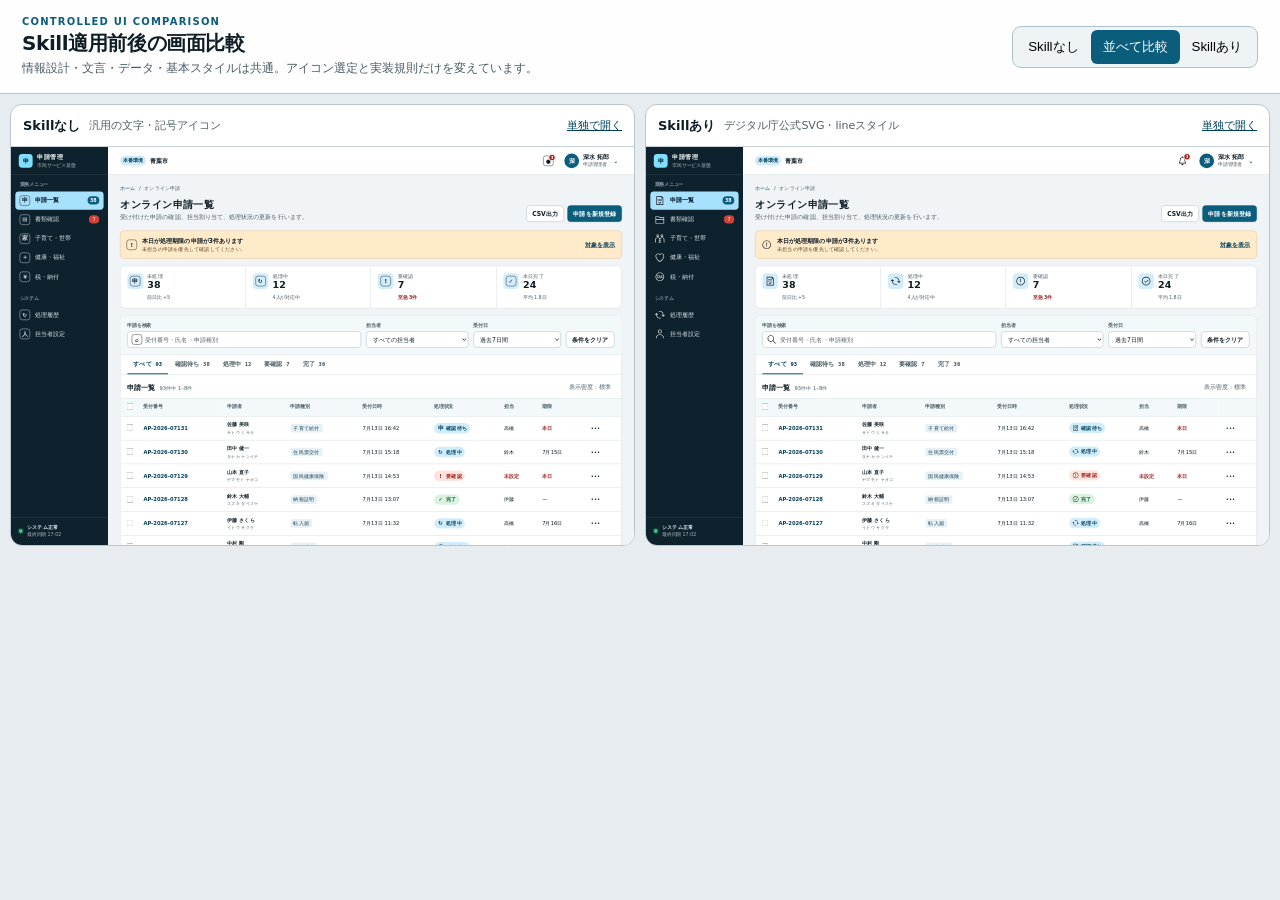
<file: evaluation/admin-dashboard-comparison/index.html>
<!doctype html>
<html lang="ja">
  <head>
    <meta charset="UTF-8">
    <meta name="viewport" content="width=device-width, initial-scale=1.0">
    <title>Skill適用前後の画面比較</title>
    <link rel="stylesheet" href="comparison.css">
  </head>
  <body>
    <header class="comparison-header">
      <div>
        <p>CONTROLLED UI COMPARISON</p>
        <h1>Skill適用前後の画面比較</h1>
        <span>情報設計・文言・データ・基本スタイルは共通。アイコン選定と実装規則だけを変えています。</span>
      </div>
      <div class="view-controls" role="group" aria-label="比較表示">
        <button type="button" data-view="baseline">Skillなし</button>
        <button type="button" data-view="split" aria-pressed="true">並べて比較</button>
        <button type="button" data-view="skilled">Skillあり</button>
      </div>
    </header>

    <main class="comparison-grid is-split" id="comparison">
      <section class="comparison-pane baseline-pane">
        <div class="pane-heading"><strong>Skillなし</strong><span>汎用の文字・記号アイコン</span><a href="baseline/" target="_blank">単独で開く</a></div>
        <div class="frame-viewport"><iframe src="baseline/" title="Skillなしで作成した申請管理画面"></iframe></div>
      </section>
      <section class="comparison-pane skilled-pane">
        <div class="pane-heading"><strong>Skillあり</strong><span>デジタル庁公式SVG・lineスタイル</span><a href="skilled/" target="_blank">単独で開く</a></div>
        <div class="frame-viewport"><iframe src="skilled/" title="Skillを使用して作成した申請管理画面"></iframe></div>
      </section>
    </main>

    <script>
      const comparison = document.querySelector("#comparison");
      const buttons = [...document.querySelectorAll("[data-view]")];
      const resizeFrames = () => {
        document.querySelectorAll(".frame-viewport").forEach((viewport) => {
          const scale = Math.min(1, viewport.clientWidth / 1440);
          viewport.style.setProperty("--frame-scale", scale);
          viewport.style.height = `${920 * scale}px`;
        });
      };
      buttons.forEach((button) => button.addEventListener("click", () => {
        const view = button.dataset.view;
        comparison.className = `comparison-grid is-${view}`;
        buttons.forEach((item) => item.setAttribute("aria-pressed", String(item === button)));
        requestAnimationFrame(resizeFrames);
      }));
      new ResizeObserver(resizeFrames).observe(comparison);
      resizeFrames();
    </script>
  </body>
</html>
</file>
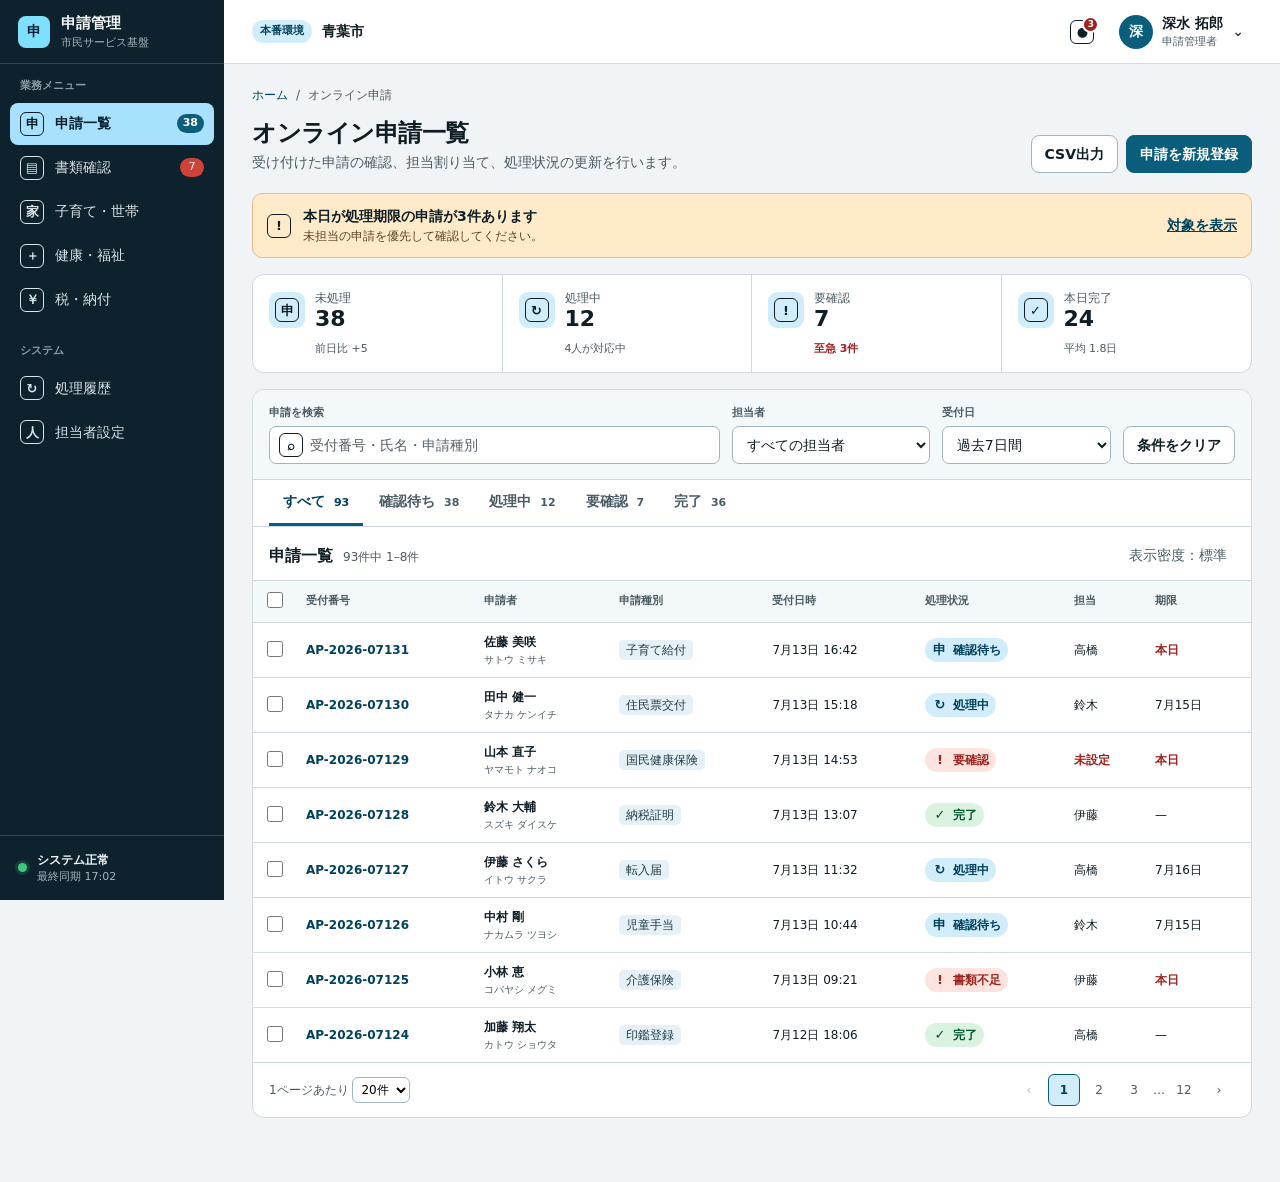
<file: evaluation/admin-dashboard-comparison/baseline/index.html>
<!doctype html>
<html lang="ja">
  <head>
    <meta charset="UTF-8">
    <meta name="viewport" content="width=device-width, initial-scale=1.0">
    <title>申請管理ダッシュボード — Skillなし</title>
    <link rel="stylesheet" href="../shared/dashboard.css">
  </head>
  <body data-variant="baseline">
    <div id="app"></div>
    <script src="../shared/dashboard.js"></script>
  </body>
</html>
</file>
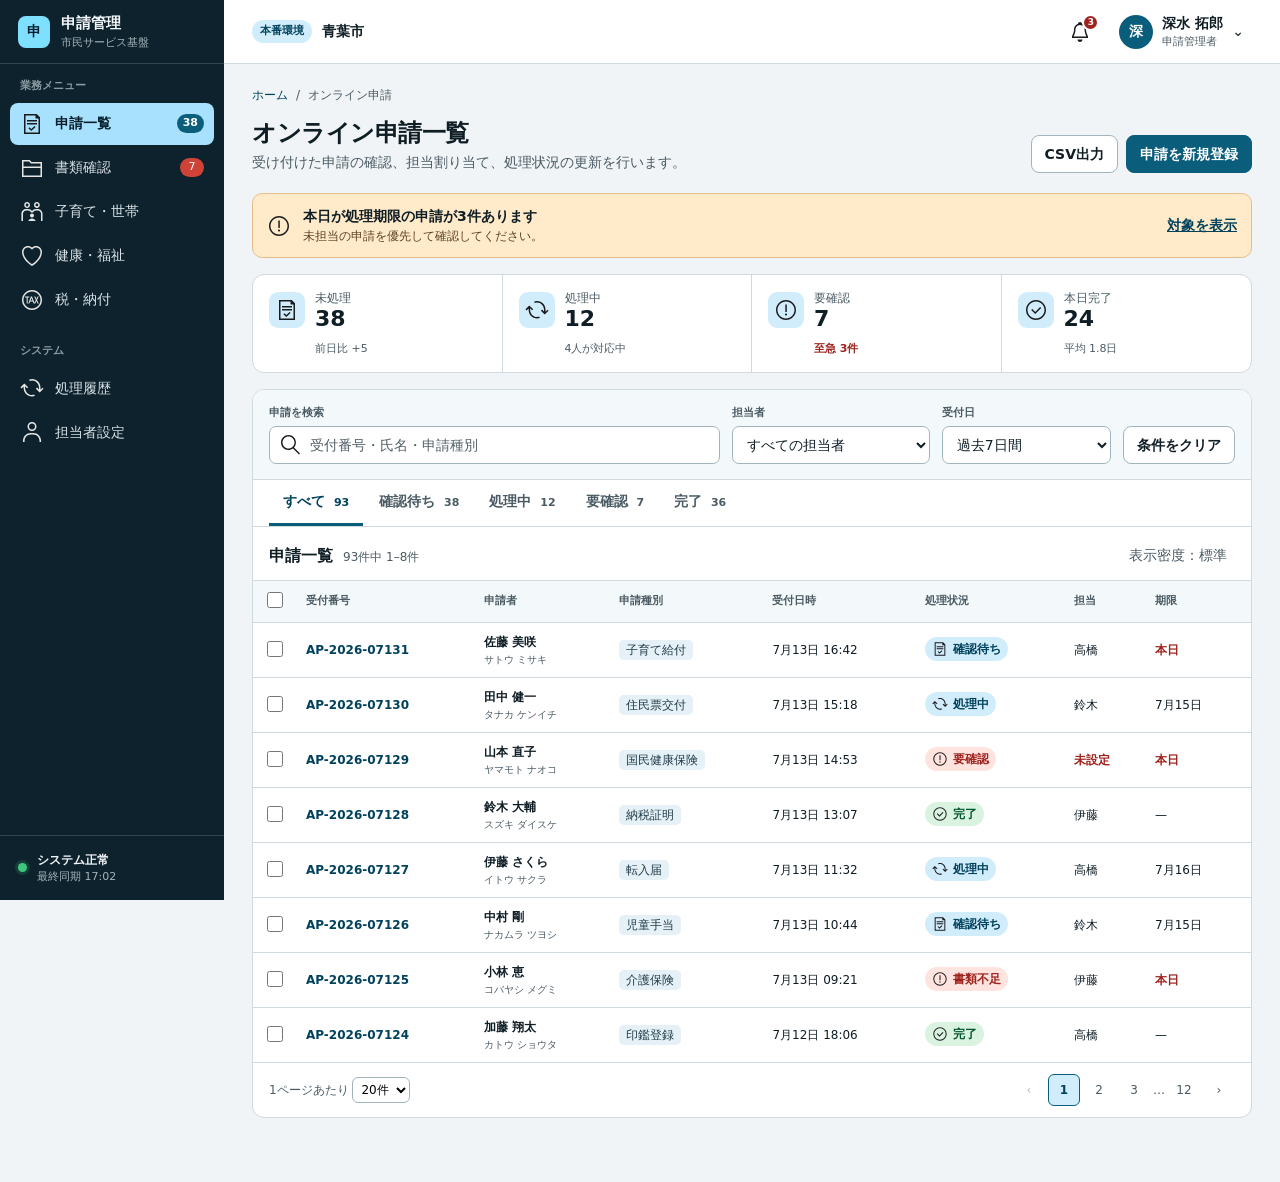
<file: evaluation/admin-dashboard-comparison/skilled/index.html>
<!doctype html>
<html lang="ja">
  <head>
    <meta charset="UTF-8">
    <meta name="viewport" content="width=device-width, initial-scale=1.0">
    <title>申請管理ダッシュボード — Skillあり</title>
    <link rel="stylesheet" href="../shared/dashboard.css">
  </head>
  <body data-variant="skilled">
    <div id="app"></div>
    <script src="../shared/dashboard.js"></script>
  </body>
</html>
</file>
<file: evaluation/admin-dashboard-comparison/comparison.css>
:root {
  font-family: "Hiragino Kaku Gothic ProN", "Yu Gothic", "Meiryo", system-ui, sans-serif;
  color: oklch(0.22 0.025 235);
  background: oklch(0.94 0.008 230);
}

* { box-sizing: border-box; }
body { margin: 0; }

.comparison-header {
  position: sticky;
  top: 0;
  z-index: 10;
  display: flex;
  align-items: center;
  justify-content: space-between;
  gap: 24px;
  padding: 16px 22px;
  border-bottom: 1px solid oklch(0.82 0.015 230);
  background: oklch(1 0 0 / .97);
}

.comparison-header p { margin: 0 0 3px; color: oklch(0.45 0.086 230); font-size: 10px; font-weight: 800; letter-spacing: .12em; }
.comparison-header h1 { margin: 0; font-size: 20px; letter-spacing: -.02em; }
.comparison-header span { display: block; margin-top: 3px; color: oklch(0.46 0.025 230); font-size: 12px; }
.view-controls { display: flex; padding: 3px; border: 1px solid oklch(0.80 0.02 230); border-radius: 9px; background: oklch(0.96 0.006 230); }
.view-controls button { min-height: 34px; padding: 5px 12px; border: 0; border-radius: 6px; background: transparent; cursor: pointer; }
.view-controls button[aria-pressed="true"] { background: oklch(0.45 0.086 230); color: white; }

.comparison-grid { display: grid; grid-template-columns: 1fr 1fr; gap: 10px; padding: 10px; }
.comparison-pane { min-width: 0; overflow: hidden; border: 1px solid oklch(0.82 0.015 230); border-radius: 12px; background: white; }
.pane-heading { display: flex; align-items: center; gap: 9px; min-height: 42px; padding: 8px 12px; border-bottom: 1px solid oklch(0.86 0.012 230); }
.pane-heading strong { font-size: 13px; }
.pane-heading span { flex: 1; color: oklch(0.47 0.02 230); font-size: 11px; }
.pane-heading a { color: oklch(0.35 0.08 230); font-size: 11px; }
.frame-viewport { position: relative; width: 100%; overflow: hidden; background: oklch(0.965 0.004 230); }
.frame-viewport iframe { position: absolute; inset: 0 auto auto 0; width: 1440px; height: 920px; border: 0; transform: scale(var(--frame-scale, .5)); transform-origin: top left; }

.comparison-grid.is-baseline, .comparison-grid.is-skilled { grid-template-columns: minmax(0, 1440px); justify-content: center; }
.comparison-grid.is-baseline .skilled-pane { display: none; }
.comparison-grid.is-skilled .baseline-pane { display: none; }

@media (max-width: 760px) {
  .comparison-header { align-items: flex-start; flex-direction: column; }
  .view-controls { width: 100%; }
  .view-controls button { flex: 1; }
  .comparison-grid { grid-template-columns: 1fr; }
  .comparison-grid.is-split .comparison-pane + .comparison-pane { margin-top: 4px; }
}
</file>
<file: evaluation/admin-dashboard-comparison/shared/dashboard.css>
:root {
  color-scheme: light;
  --bg: oklch(0.965 0.004 230);
  --surface: oklch(1 0 0);
  --surface-subtle: oklch(0.975 0.006 230);
  --ink: oklch(0.22 0.025 235);
  --muted: oklch(0.46 0.025 230);
  --line: oklch(0.88 0.012 230);
  --line-strong: oklch(0.76 0.025 230);
  --primary: oklch(0.45 0.086 230);
  --primary-dark: oklch(0.35 0.08 230);
  --primary-soft: oklch(0.93 0.035 230);
  --danger: oklch(0.46 0.16 28);
  --danger-soft: oklch(0.94 0.035 28);
  --warning: oklch(0.55 0.12 70);
  --warning-soft: oklch(0.95 0.05 78);
  --success: oklch(0.40 0.10 155);
  --success-soft: oklch(0.94 0.035 155);
  --sidebar-width: 224px;
  --topbar-height: 64px;
  --z-sticky: 20;
  --z-toast: 40;
  font-family: "Hiragino Kaku Gothic ProN", "Yu Gothic", "Meiryo", system-ui, sans-serif;
}

* { box-sizing: border-box; }

html { background: var(--bg); }

body {
  margin: 0;
  min-width: 320px;
  color: var(--ink);
  background: var(--bg);
  font-size: 14px;
  line-height: 1.5;
}

button, input, select { font: inherit; }
button, a, input, select { -webkit-tap-highlight-color: transparent; }
button { color: inherit; }
a { color: var(--primary-dark); }

:focus-visible {
  outline: 3px solid oklch(0.72 0.13 230);
  outline-offset: 2px;
}

.app-shell { min-height: 100vh; }

.sidebar {
  position: fixed;
  inset: 0 auto 0 0;
  z-index: var(--z-sticky);
  display: flex;
  width: var(--sidebar-width);
  flex-direction: column;
  background: oklch(0.24 0.035 235);
  color: oklch(0.97 0.005 230);
}

.brand {
  display: flex;
  min-height: var(--topbar-height);
  align-items: center;
  gap: 11px;
  padding: 0 18px;
  border-bottom: 1px solid oklch(0.38 0.03 235);
}

.brand-mark {
  display: grid;
  width: 32px;
  height: 32px;
  place-items: center;
  border-radius: 8px;
  background: oklch(0.86 0.11 230);
  color: oklch(0.22 0.06 235);
  font-weight: 800;
}

.brand strong, .brand small, .sidebar-footer strong, .sidebar-footer small { display: block; }
.brand strong { font-size: 15px; letter-spacing: 0.01em; }
.brand small, .sidebar-footer small { color: oklch(0.76 0.018 230); font-size: 11px; }
.sidebar nav { flex: 1; padding: 14px 10px; }

.nav-heading {
  margin: 0 10px 8px;
  color: oklch(0.68 0.02 230);
  font-size: 11px;
  font-weight: 700;
}

.nav-heading-secondary { margin-top: 22px; }

.nav-item {
  display: flex;
  min-height: 42px;
  align-items: center;
  gap: 11px;
  margin-bottom: 2px;
  padding: 8px 10px;
  border-radius: 8px;
  color: oklch(0.91 0.01 230);
  text-decoration: none;
  transition: background-color 180ms ease-out;
}

.nav-item:hover { background: oklch(0.32 0.035 235); }
.nav-item.is-current { background: oklch(0.88 0.07 230); color: oklch(0.22 0.04 235); font-weight: 700; }
.nav-item .ui-icon { filter: invert(1); }
.nav-item.is-current .ui-icon { filter: none; }
.nav-item > span:nth-child(2) { flex: 1; }

.nav-count {
  min-width: 24px;
  padding: 1px 6px;
  border-radius: 999px;
  background: oklch(0.38 0.035 235);
  color: white;
  font-size: 11px;
  text-align: center;
}

.is-current .nav-count { background: var(--primary); }
.nav-count.nav-count-alert { background: oklch(0.58 0.18 28); }

.sidebar-footer {
  display: flex;
  align-items: center;
  gap: 10px;
  padding: 15px 18px;
  border-top: 1px solid oklch(0.38 0.03 235);
  font-size: 12px;
}

.system-dot { width: 9px; height: 9px; border-radius: 50%; background: oklch(0.74 0.16 155); box-shadow: 0 0 0 3px oklch(0.74 0.16 155 / 0.16); }
.workspace { margin-left: var(--sidebar-width); min-width: 0; }

.topbar {
  position: sticky;
  top: 0;
  z-index: var(--z-sticky);
  display: flex;
  height: var(--topbar-height);
  align-items: center;
  justify-content: space-between;
  padding: 0 28px;
  border-bottom: 1px solid var(--line);
  background: oklch(1 0 0 / 0.96);
}

.environment { display: flex; align-items: center; gap: 10px; }
.environment span { padding: 3px 8px; border-radius: 999px; background: var(--primary-soft); color: var(--primary-dark); font-size: 11px; font-weight: 700; }
.topbar-actions, .user-menu { display: flex; align-items: center; }
.topbar-actions { gap: 9px; }

.notification-button, .user-menu, .mobile-menu {
  border: 0;
  background: transparent;
  cursor: pointer;
}

.notification-button {
  position: relative;
  display: grid;
  width: 40px;
  height: 40px;
  place-items: center;
  border-radius: 8px;
}

.notification-button.skill-compliant { width: 44px; height: 44px; }
.notification-button:hover, .user-menu:hover, .mobile-menu:hover { background: var(--surface-subtle); }
.notification-badge { position: absolute; top: 4px; right: 3px; display: grid; min-width: 17px; height: 17px; place-items: center; border: 2px solid white; border-radius: 999px; background: var(--danger); color: white; font-size: 9px; font-weight: 800; }
.user-menu { gap: 9px; padding: 5px 8px; border-radius: 8px; text-align: left; }
.avatar { display: grid; width: 34px; height: 34px; place-items: center; border-radius: 50%; background: var(--primary); color: white; font-weight: 700; }
.user-copy strong, .user-copy small { display: block; }
.user-copy small { color: var(--muted); font-size: 11px; }
.mobile-menu { display: none; width: 44px; height: 44px; border-radius: 8px; font-size: 20px; }

.main-content { max-width: 1520px; margin: 0 auto; padding: 22px 28px 64px; }
.breadcrumb { display: flex; gap: 8px; margin-bottom: 14px; color: var(--muted); font-size: 12px; }
.breadcrumb a { text-decoration: none; }

.page-heading { display: flex; align-items: flex-end; justify-content: space-between; gap: 24px; margin-bottom: 20px; }
.page-heading h1 { margin: 0 0 4px; font-size: 24px; line-height: 1.25; letter-spacing: -0.02em; }
.page-heading p { margin: 0; color: var(--muted); }
.heading-actions { display: flex; gap: 8px; flex: none; }

.button {
  min-height: 38px;
  padding: 7px 13px;
  border-radius: 8px;
  font-weight: 700;
  cursor: pointer;
}

.button-primary { border: 1px solid var(--primary); background: var(--primary); color: white; }
.button-primary:hover { background: var(--primary-dark); }
.button-secondary, .button-filter { border: 1px solid var(--line-strong); background: white; }
.button-secondary:hover, .button-filter:hover { background: var(--surface-subtle); }

.notice {
  display: flex;
  align-items: center;
  gap: 12px;
  margin-bottom: 16px;
  padding: 12px 14px;
  border: 1px solid oklch(0.82 0.08 70);
  border-radius: 10px;
  background: var(--warning-soft);
}

.notice > div { flex: 1; }
.notice strong, .notice p { display: block; margin: 0; }
.notice p { color: oklch(0.40 0.06 70); font-size: 12px; }
.notice a { font-weight: 700; }
.notice-icon { flex: none; }

.metrics {
  display: grid;
  grid-template-columns: repeat(4, minmax(0, 1fr));
  margin-bottom: 16px;
  border: 1px solid var(--line);
  border-radius: 12px;
  background: var(--surface);
}

.metric { display: grid; grid-template-columns: auto 1fr; align-items: center; gap: 10px; min-width: 0; padding: 14px 16px; border-right: 1px solid var(--line); }
.metric:last-child { border-right: 0; }
.metric-icon { display: grid; width: 36px; height: 36px; place-items: center; border-radius: 9px; background: var(--primary-soft); }
.metric small, .metric strong { display: block; }
.metric small { color: var(--muted); font-size: 12px; }
.metric strong { font-size: 22px; line-height: 1.1; }
.metric em { grid-column: 2; color: var(--muted); font-size: 11px; font-style: normal; }
.metric em.metric-alert { color: var(--danger); font-weight: 700; }

.list-panel { border: 1px solid var(--line); border-radius: 12px; background: var(--surface); overflow: hidden; }
.filters { display: grid; grid-template-columns: minmax(260px, 1.6fr) minmax(150px, .7fr) minmax(140px, .6fr) auto; align-items: end; gap: 12px; padding: 15px 16px; background: var(--surface-subtle); }
.filters label > span:first-child { display: block; margin-bottom: 5px; color: var(--muted); font-size: 11px; font-weight: 700; }
.filters input, .filters select { width: 100%; height: 38px; border: 1px solid var(--line-strong); border-radius: 7px; background: white; color: var(--ink); }
.filters select { padding: 0 10px; }
.input-wrap { position: relative; display: block; }
.input-wrap .ui-icon, .input-wrap .generic-icon { position: absolute; top: 7px; left: 10px; }
.filters input { padding: 0 12px 0 40px; }
.filters input::placeholder { color: oklch(0.48 0.02 230); }

.tabs { display: flex; gap: 2px; padding: 0 16px; border-top: 1px solid var(--line); border-bottom: 1px solid var(--line); overflow-x: auto; }
.tabs button { min-height: 46px; padding: 0 14px; border: 0; border-bottom: 3px solid transparent; background: transparent; color: var(--muted); font-weight: 700; white-space: nowrap; cursor: pointer; }
.tabs button:hover { color: var(--ink); }
.tabs button[aria-selected="true"] { border-bottom-color: var(--primary); color: var(--primary-dark); }
.tabs span { margin-left: 4px; font-size: 11px; }

.table-heading { display: flex; align-items: center; justify-content: space-between; padding: 13px 16px 9px; }
.table-heading > div { display: flex; align-items: baseline; gap: 10px; }
.table-heading h2 { margin: 0; font-size: 16px; }
.table-heading span { color: var(--muted); font-size: 12px; }
.density-control { padding: 5px 8px; border: 0; background: transparent; color: var(--muted); cursor: pointer; }
.table-scroll { overflow-x: auto; }
table { width: 100%; min-width: 1070px; border-collapse: collapse; font-size: 12px; }
th { padding: 8px 10px; border-top: 1px solid var(--line); border-bottom: 1px solid var(--line); background: var(--surface-subtle); color: var(--muted); font-size: 11px; text-align: left; white-space: nowrap; }
td { padding: 10px; border-bottom: 1px solid var(--line); vertical-align: middle; white-space: nowrap; }
tbody tr:hover { background: oklch(0.975 0.012 230); }
tbody tr[hidden] { display: none; }
.check-cell { width: 38px; text-align: center; }
input[type="checkbox"] { width: 16px; height: 16px; accent-color: var(--primary); }
.application-id { font-weight: 750; text-decoration: none; }
.application-id:hover { text-decoration: underline; }
.cell-sub { display: block; margin-top: 1px; color: var(--muted); font-size: 10px; }
.kind-chip { padding: 3px 7px; border-radius: 5px; background: oklch(0.95 0.015 230); color: oklch(0.34 0.04 230); }
.status { display: inline-flex; align-items: center; gap: 5px; padding: 3px 7px; border-radius: 999px; font-weight: 700; }
.status-waiting, .status-working { background: var(--primary-soft); color: var(--primary-dark); }
.status-alert { background: var(--danger-soft); color: var(--danger); }
.status-done { background: var(--success-soft); color: var(--success); }
.status-icon { width: 16px !important; height: 16px !important; }
.owner.unassigned { color: var(--danger); font-weight: 700; }
.due-today { color: var(--danger); font-weight: 800; }
.row-action { display: grid; width: 36px; height: 32px; place-items: center; border: 0; border-radius: 7px; background: transparent; cursor: pointer; }
.row-action:hover { background: var(--primary-soft); }

.table-footer { display: flex; align-items: center; justify-content: space-between; padding: 11px 16px; color: var(--muted); font-size: 12px; }
.table-footer select { padding: 4px; border: 1px solid var(--line-strong); border-radius: 6px; background: white; }
.pagination { display: flex; align-items: center; gap: 3px; }
.pagination button { min-width: 32px; height: 32px; border: 1px solid transparent; border-radius: 6px; background: transparent; cursor: pointer; }
.pagination button:hover:not(:disabled) { background: var(--surface-subtle); }
.pagination button.is-page { border-color: var(--primary); background: var(--primary-soft); color: var(--primary-dark); font-weight: 800; }
.pagination button:disabled { opacity: .4; cursor: default; }

.ui-icon { display: block; width: 24px; height: 24px; object-fit: contain; flex: none; }
.generic-icon { display: inline-grid; width: 24px; height: 24px; place-items: center; flex: none; border: 1px solid currentColor; border-radius: 6px; font-size: 13px; font-weight: 800; line-height: 1; }
.status .generic-icon { border: 0; }

.selection-bar {
  position: fixed;
  z-index: var(--z-toast);
  right: 24px;
  bottom: 24px;
  display: flex;
  align-items: center;
  gap: 8px;
  padding: 10px 12px 10px 16px;
  border-radius: 10px;
  background: oklch(0.23 0.03 235);
  color: white;
  box-shadow: 0 4px 8px oklch(0.15 0.02 235 / .18);
  opacity: 0;
  transform: translateY(12px);
  pointer-events: none;
  transition: opacity 180ms ease-out, transform 180ms ease-out;
}

.selection-bar.is-visible { opacity: 1; transform: translateY(0); pointer-events: auto; }
.selection-bar button { min-height: 34px; border: 1px solid oklch(0.5 0.025 235); border-radius: 7px; background: transparent; color: white; cursor: pointer; }
.visually-hidden { position: absolute !important; width: 1px; height: 1px; padding: 0; margin: -1px; overflow: hidden; clip: rect(0, 0, 0, 0); white-space: nowrap; border: 0; }

@media (max-width: 1100px) {
  .metrics { grid-template-columns: repeat(2, 1fr); }
  .metric:nth-child(2) { border-right: 0; }
  .metric:nth-child(-n+2) { border-bottom: 1px solid var(--line); }
  .filters { grid-template-columns: minmax(240px, 1fr) 160px 150px; }
  .button-filter { grid-column: 3; }
}

@media (max-width: 820px) {
  .sidebar { transform: translateX(-100%); transition: transform 200ms ease-out; }
  .sidebar.is-open { transform: translateX(0); }
  .workspace { margin-left: 0; }
  .mobile-menu { display: grid; place-items: center; }
  .topbar { padding: 0 14px; }
  .environment { margin-right: auto; }
  .user-copy { display: none; }
  .main-content { padding: 18px 16px 56px; }
  .page-heading { align-items: flex-start; flex-direction: column; }
  .filters { grid-template-columns: 1fr 1fr; }
  .search-field { grid-column: 1 / -1; }
  .button-filter { grid-column: auto; }
}

@media (max-width: 560px) {
  .environment span, .user-menu > span:last-child { display: none; }
  .page-heading h1 { font-size: 21px; }
  .heading-actions { width: 100%; }
  .heading-actions .button { flex: 1; }
  .notice { align-items: flex-start; flex-wrap: wrap; }
  .notice > div { min-width: calc(100% - 40px); }
  .notice a { margin-left: 36px; }
  .metrics { grid-template-columns: 1fr; }
  .metric { border-right: 0; border-bottom: 1px solid var(--line); }
  .metric:nth-child(3) { border-bottom: 1px solid var(--line); }
  .metric:last-child { border-bottom: 0; }
  .filters { grid-template-columns: 1fr; }
  .search-field { grid-column: auto; }
  .button-filter { width: 100%; }
  .table-footer { align-items: flex-start; flex-direction: column; gap: 10px; }
}

@media (prefers-reduced-motion: reduce) {
  *, *::before, *::after { scroll-behavior: auto !important; transition-duration: 0.01ms !important; animation-duration: 0.01ms !important; }
}
</file>
